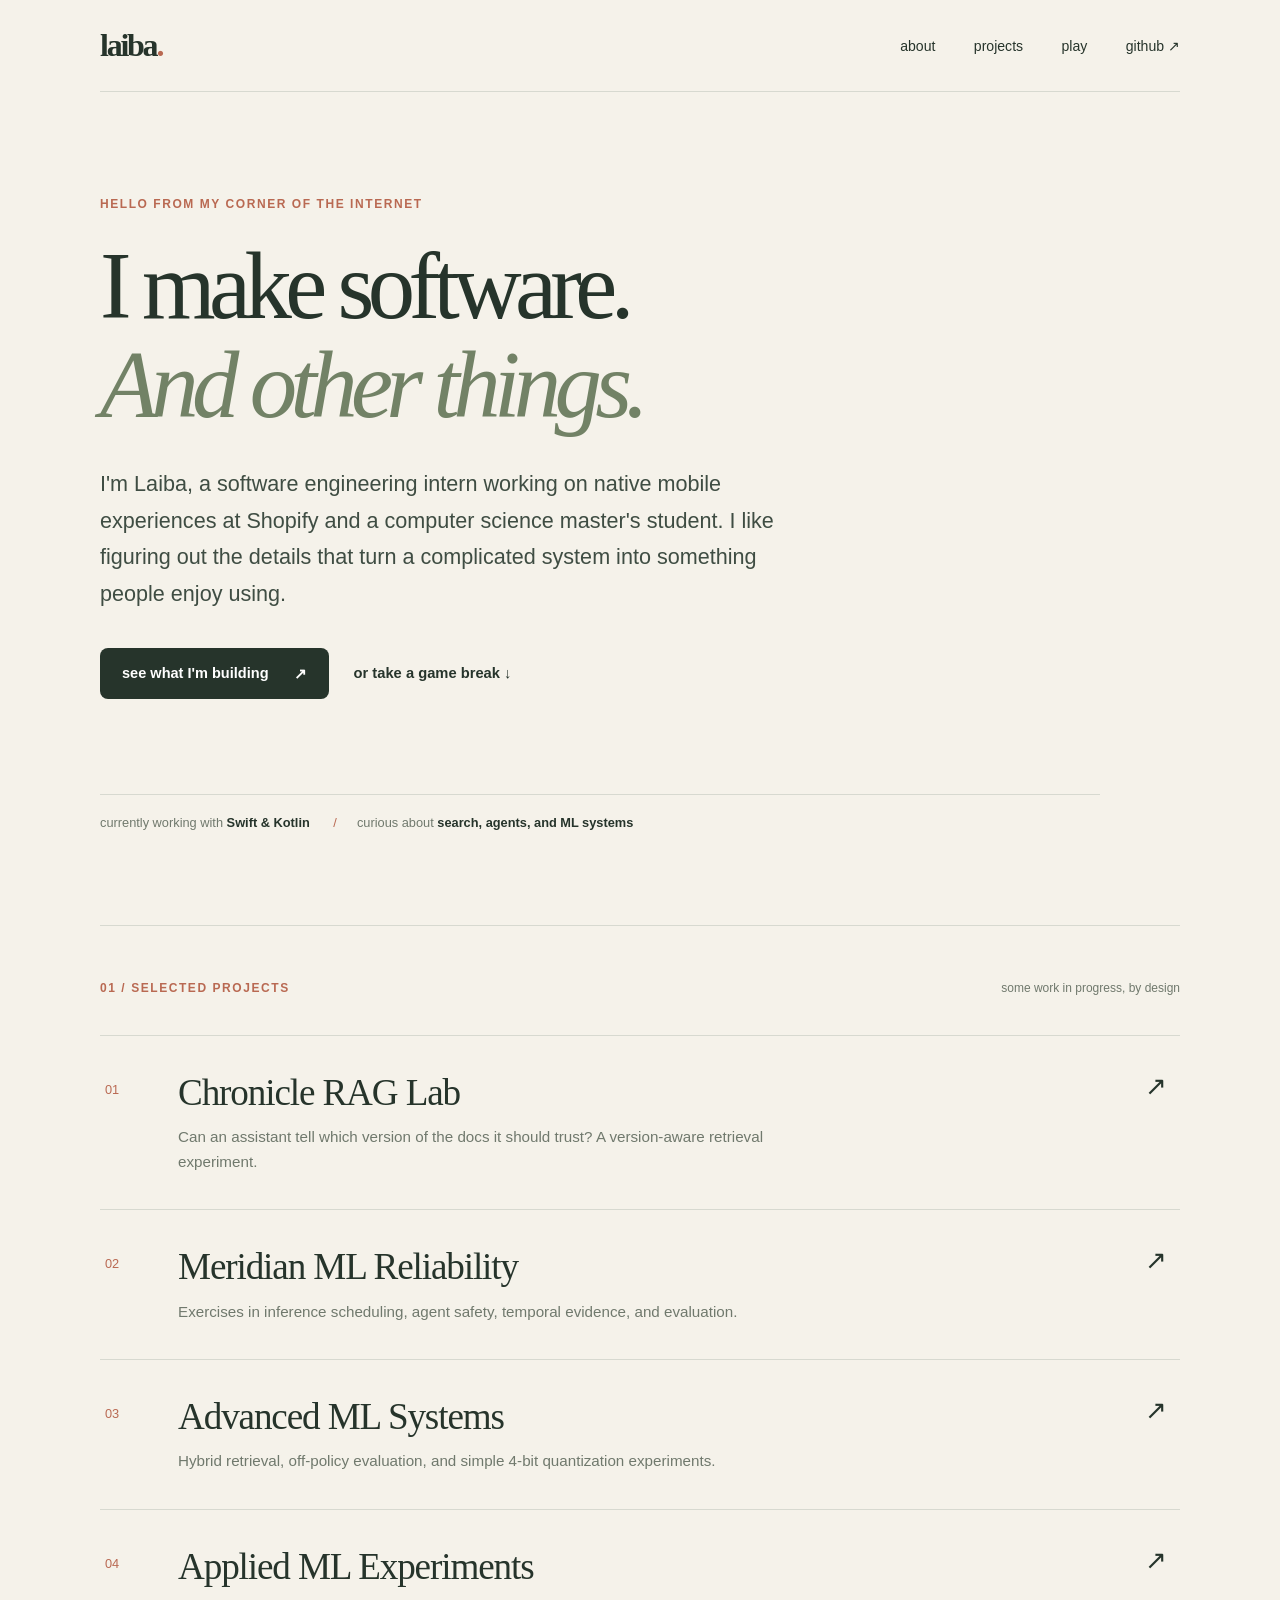
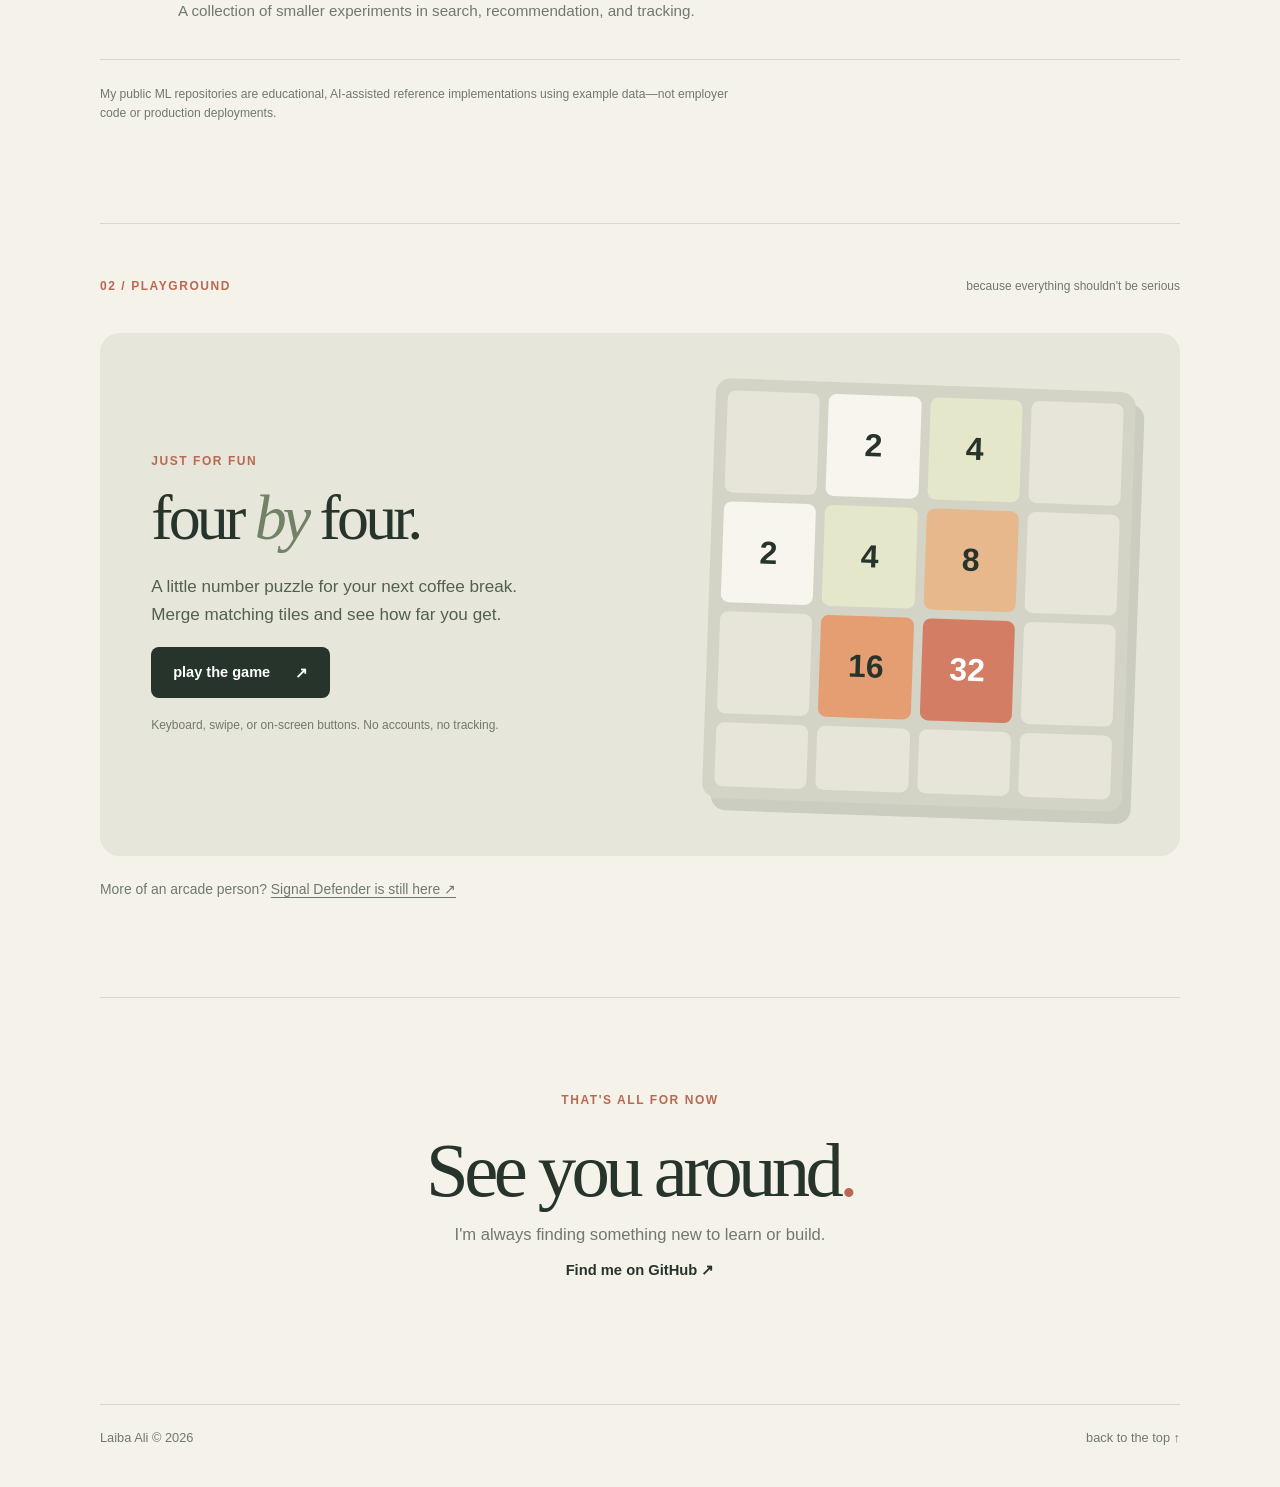
<file: docs/index.html>
<!doctype html>
<html lang="en">
<head>
  <meta charset="utf-8" />
  <meta name="viewport" content="width=device-width, initial-scale=1" />
  <meta name="theme-color" content="#f5f2ea" />
  <meta name="description" content="Laiba Ali: software engineering, mobile development, small experiments in machine learning, and a couple of browser games." />
  <title>Laiba Ali — things I'm building</title>
  <link rel="stylesheet" href="./simple.css" />
</head>
<body>
  <div class="page">
    <header class="nav" id="top">
      <a class="brand" href="./">laiba<span>.</span></a>
      <nav aria-label="Main navigation"><a href="#about">about</a><a href="#work">projects</a><a href="#play">play</a><a href="https://github.com/Laibaali0">github ↗</a></nav>
    </header>
    <main>
      <section class="hero" id="about">
        <p class="overline">HELLO FROM MY CORNER OF THE INTERNET</p>
        <h1>I make software.<br/><em>And other things.</em></h1>
        <p class="intro">I'm Laiba, a software engineering intern working on native mobile experiences at Shopify and a computer science master's student. I like figuring out the details that turn a complicated system into something people enjoy using.</p>
        <div class="hero-links"><a class="primary" href="#work">see what I'm building <span>↗</span></a><a class="text-link" href="#play">or take a game break ↓</a></div>
        <div class="small-bits"><span>currently working with <strong>Swift & Kotlin</strong></span><span>curious about <strong>search, agents, and ML systems</strong></span></div>
      </section>
      <section id="work" class="section work">
        <div class="section-line"><span>01 / SELECTED PROJECTS</span><span>some work in progress, by design</span></div>
        <div class="project-list">
          <a class="project" href="https://github.com/Laibaali0/Chronicle-RAG-Lab"><span class="num">01</span><div><h2>Chronicle RAG Lab</h2><p>Can an assistant tell which version of the docs it should trust? A version-aware retrieval experiment.</p></div><span class="project-arrow">↗</span></a>
          <a class="project" href="https://github.com/Laibaali0/Meridian-ML-Reliability"><span class="num">02</span><div><h2>Meridian ML Reliability</h2><p>Exercises in inference scheduling, agent safety, temporal evidence, and evaluation.</p></div><span class="project-arrow">↗</span></a>
          <a class="project" href="https://github.com/Laibaali0/Advanced-ML-Systems"><span class="num">03</span><div><h2>Advanced ML Systems</h2><p>Hybrid retrieval, off-policy evaluation, and simple 4-bit quantization experiments.</p></div><span class="project-arrow">↗</span></a>
          <a class="project" href="https://github.com/Laibaali0/applied-ml-experiments"><span class="num">04</span><div><h2>Applied ML Experiments</h2><p>A collection of smaller experiments in search, recommendation, and tracking.</p></div><span class="project-arrow">↗</span></a>
        </div>
        <p class="footnote">My public ML repositories are educational, AI-assisted reference implementations using example data—not employer code or production deployments.</p>
      </section>
      <section id="play" class="section play">
        <div class="section-line"><span>02 / PLAYGROUND</span><span>because everything shouldn't be serious</span></div>
        <div class="play-card">
          <div class="play-copy"><p class="eyebrow">JUST FOR FUN</p><h2>four <em>by</em> four.</h2><p>A little number puzzle for your next coffee break. Merge matching tiles and see how far you get.</p><a class="primary" href="./tiles/">play the game <span>↗</span></a><p class="tiny">Keyboard, swipe, or on-screen buttons. No accounts, no tracking.</p></div>
          <div class="tile-preview" aria-hidden="true">
            <div></div><div>2</div><div>4</div><div></div>
            <div>2</div><div>4</div><div>8</div><div></div>
            <div></div><div>16</div><div>32</div><div></div>
            <div></div><div></div><div></div><div></div>
          </div>
        </div>
        <p class="also">More of an arcade person? <a href="./arcade/">Signal Defender is still here ↗</a></p>
      </section>
      <section class="section goodbye"><p class="overline">THAT'S ALL FOR NOW</p><h2>See you around<span>.</span></h2><p>I'm always finding something new to learn or build.</p><a href="https://github.com/Laibaali0" class="text-link">Find me on GitHub ↗</a></section>
    </main>
    <footer class="footer"><span>Laiba Ali © 2026</span><a href="#top">back to the top ↑</a></footer>
  </div>
</body>
</html>
</file>
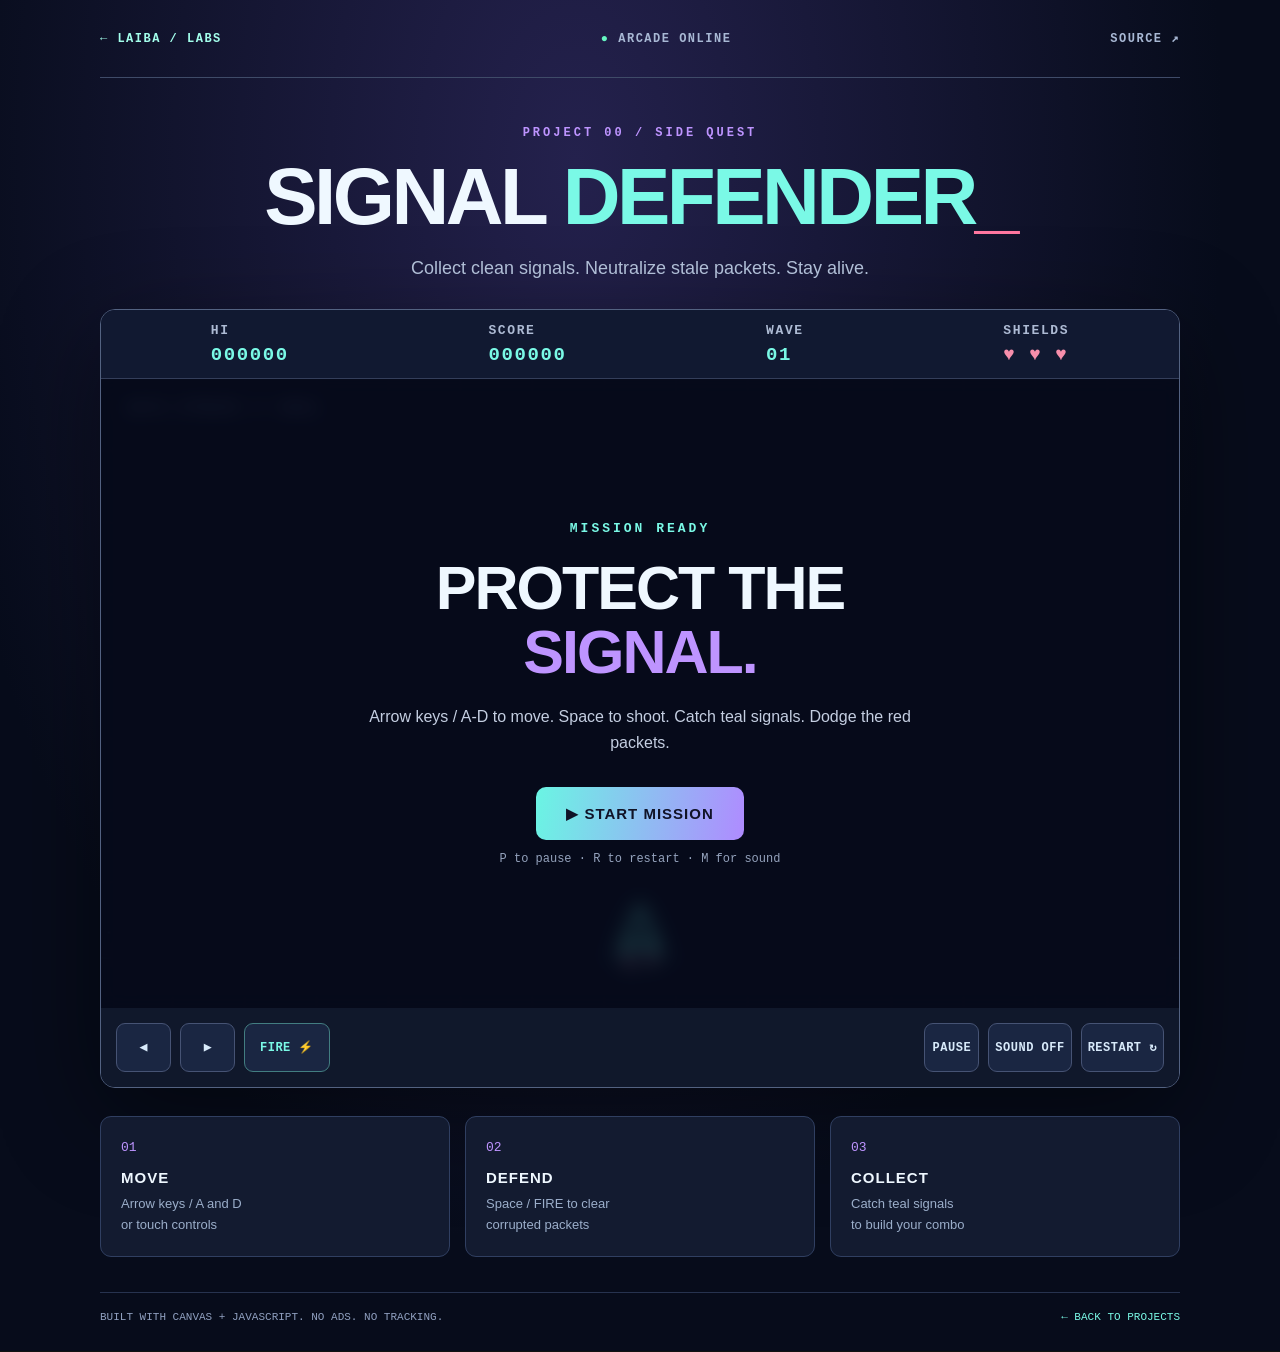
<file: docs/arcade/index.html>
<!doctype html><html lang="en"><head><meta charset="utf-8"/><meta name="viewport" content="width=device-width, initial-scale=1"/><meta name="theme-color" content="#080e21"/><meta name="description" content="Signal Defender, a free original arcade game by Laiba Ali. Collect valid signals, neutralize stale packets, survive as long as you can."/><title>Signal Defender / Laiba's Arcade</title><link rel="icon" href="../assets/favicon.svg" type="image/svg+xml"/><link rel="stylesheet" href="./styles.css"/><script src="./logic.js" defer></script><script src="./game.js" defer></script></head>
<body><div class="noise" aria-hidden="true"></div><main class="shell"><header class="site-header"><a href="../">← LAIBA / LABS</a><span><span class="blink">●</span> ARCADE ONLINE</span><a href="https://github.com/Laibaali0/Laiba-Ali/tree/main/docs/arcade" target="_blank" rel="noopener noreferrer">SOURCE ↗</a></header><div class="title"><div class="eyebrow">PROJECT 00 / SIDE QUEST</div><h1>SIGNAL <span>DEFENDER</span><b>_</b></h1><p>Collect clean signals. Neutralize stale packets. Stay alive.</p></div><section class="game-box" aria-labelledby="game-label"><div class="hud" id="game-label"><span>HI <b id="best">000000</b></span><span>SCORE <b id="score">000000</b></span><span>WAVE <b id="wave">01</b></span><span>SHIELDS <b id="lives">♥ ♥ ♥</b></span></div><div class="canvas-wrap"><canvas id="game" width="960" height="560" role="img" aria-label="Space-themed arcade field: move left or right, shoot red corrupted packets and collect teal signals"></canvas><div class="overlay" id="overlay"><div class="overlay-content"><div class="overlay-tag" id="overlay-label">MISSION READY</div><h2 id="overlay-title">PROTECT THE <span>SIGNAL.</span></h2><p id="overlay-desc">Arrow keys / A-D to move. Space to shoot. Catch teal signals. Dodge the red packets.</p><button id="start" type="button">▶ START MISSION</button><span class="overlay-hint">P to pause · R to restart · M for sound</span></div></div><div id="announce" class="sr-only" aria-live="polite"></div></div><div class="controls"><div class="touch-controls" aria-label="Touch game controls"><button id="left" type="button" aria-label="Move left">◀</button><button id="right" type="button" aria-label="Move right">▶</button><button id="shoot" type="button" aria-label="Fire">FIRE ⚡</button></div><div class="actions"><button type="button" id="pause">PAUSE</button><button type="button" id="mute" aria-pressed="true">SOUND OFF</button><button type="button" id="restart">RESTART ↻</button></div></div></section><div class="instructions"><div><span>01</span><h3>MOVE</h3><p>Arrow keys / A and D<br/>or touch controls</p></div><div><span>02</span><h3>DEFEND</h3><p>Space / FIRE to clear<br/>corrupted packets</p></div><div><span>03</span><h3>COLLECT</h3><p>Catch teal signals<br/>to build your combo</p></div></div><footer><span>BUILT WITH CANVAS + JAVASCRIPT. NO ADS. NO TRACKING.</span><a href="../">← BACK TO PROJECTS</a></footer></main></body></html>
</file>
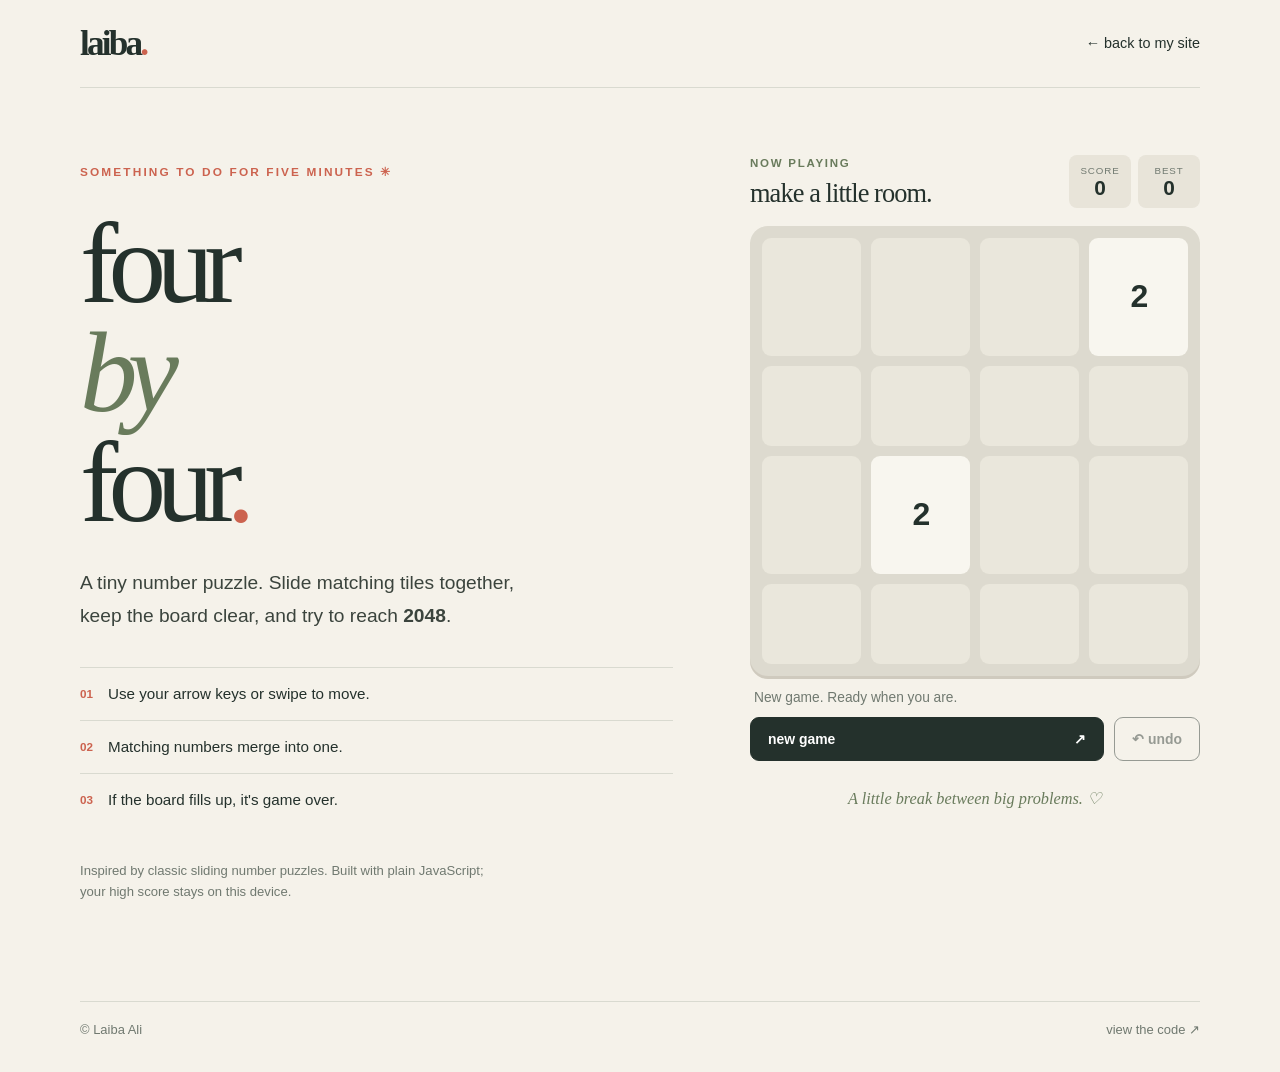
<file: docs/tiles/index.html>
<!doctype html>
<html lang="en">
<head>
  <meta charset="utf-8" />
  <meta name="viewport" content="width=device-width, initial-scale=1" />
  <meta name="theme-color" content="#f5f2ea" />
  <meta name="description" content="Four by Four is a tiny number-merging puzzle made by Laiba Ali. Play in your browser, no downloads." />
  <title>Four by Four — a tiny game by Laiba</title>
  <link rel="stylesheet" href="./style.css" />
  <script src="./logic.js" defer></script>
  <script src="./play.js" defer></script>
</head>
<body>
  <div class="site-shell">
    <header class="topbar">
      <a class="wordmark" href="../" aria-label="Back to Laiba's portfolio">laiba<span class="dot">.</span></a>
      <a href="../" class="back">← back to my site</a>
    </header>

    <main class="game-layout">
      <section class="intro" aria-labelledby="game-heading">
        <p class="eyebrow">something to do for five minutes <span aria-hidden="true">✳</span></p>
        <h1 id="game-heading">four <em>by</em> four<span class="period">.</span></h1>
        <p class="lead">A tiny number puzzle. Slide matching tiles together, keep the board clear, and try to reach <strong>2048</strong>.</p>
        <div class="rule"><span class="rule-number">01</span> Use your arrow keys or swipe to move.</div>
        <div class="rule"><span class="rule-number">02</span> Matching numbers merge into one.</div>
        <div class="rule"><span class="rule-number">03</span> If the board fills up, it's game over.</div>
        <p class="small-note">Inspired by classic sliding number puzzles. Built with plain JavaScript; your high score stays on this device.</p>
      </section>

      <section class="play-area" aria-label="Four by Four game">
        <div class="game-header">
          <div><span class="small-label">now playing</span><h2>make a little room.</h2></div>
          <div class="scores">
            <div class="score"><span>score</span><strong id="score">0</strong></div>
            <div class="score"><span>best</span><strong id="best">0</strong></div>
          </div>
        </div>
        <div id="board" class="board" role="grid" aria-label="Four by Four puzzle board" aria-describedby="status" tabindex="0"></div>
        <div id="status" class="status" role="status" aria-live="polite">New game. Ready when you are.</div>
        <div class="actions">
          <button type="button" id="new-game" class="main-button">new game <span aria-hidden="true">↗</span></button>
          <button type="button" id="undo" class="secondary-button" disabled>↶ undo</button>
        </div>
        <div class="touch-controls" aria-label="On-screen movement controls">
          <button type="button" data-dir="up" aria-label="Move up">↑</button>
          <div class="row-controls"><button type="button" data-dir="left" aria-label="Move left">←</button><button type="button" data-dir="down" aria-label="Move down">↓</button><button type="button" data-dir="right" aria-label="Move right">→</button></div>
        </div>
        <p class="footer-text">A little break between big problems. <span aria-hidden="true">♡</span></p>
      </section>
    </main>
    <footer class="page-footer"><span>© Laiba Ali</span><a href="https://github.com/Laibaali0/Laiba-Ali/tree/main/docs/tiles">view the code ↗</a></footer>
  </div>
</body>
</html>
</file>
<file: docs/simple.css>
:root{color-scheme:light;--paper:#f5f2ea;--ink:#26342b;--muted:#70796d;--rule:#d7d9d0;--green:#728266;--coral:#b96952}*{box-sizing:border-box}html{scroll-behavior:smooth;font-family:Arial,"Helvetica Neue",sans-serif;background:var(--paper);color:var(--ink)}body{margin:0}a{color:inherit}a:focus-visible{outline:3px solid var(--coral);outline-offset:4px}.page{max-width:1140px;padding:0 30px;margin:auto}.nav{display:flex;align-items:center;justify-content:space-between;padding:27px 0;border-bottom:1px solid var(--rule)}.brand{font:700 2rem Georgia,serif;letter-spacing:-.07em;text-decoration:none}.brand span,.goodbye h2 span{color:var(--coral)}nav{display:flex;flex-wrap:wrap;gap:clamp(15px,3vw,42px)}nav a{font-size:.88rem;text-decoration:none}nav a:hover,.text-link:hover{text-decoration:underline}.hero{padding:105px 0 95px;max-width:1000px}.overline,.section-line,.eyebrow{font-size:.75rem;letter-spacing:.13em;font-weight:700}.overline,.eyebrow{color:var(--coral)}h1,h2,p{margin-top:0}h1{font:400 clamp(3.8rem,7.4vw,7.6rem)/1.04 Georgia,"Times New Roman",serif;letter-spacing:-.07em;margin:26px 0 32px}h1 em{font-weight:400;color:var(--green)}.intro{font-size:clamp(1.05rem,1.8vw,1.35rem);line-height:1.7;max-width:690px;color:#3f4d43}.hero-links{display:flex;align-items:center;flex-wrap:wrap;gap:25px;margin-top:35px}.primary{display:inline-flex;align-items:center;justify-content:space-between;gap:25px;padding:17px 22px;background:var(--ink);color:white;text-decoration:none;border-radius:8px;font-weight:700;font-size:.91rem}.primary:hover{background:#3c5143}.text-link{font-weight:700;font-size:.92rem;text-underline-offset:3px;text-decoration:none}.small-bits{border-top:1px solid var(--rule);margin-top:95px;padding-top:20px;display:flex;gap:20px;flex-wrap:wrap;color:var(--muted);font-size:.8rem}.small-bits span:not(:last-child):after{content:' /';color:var(--coral);padding-left:20px}.small-bits strong{color:var(--ink);font-weight:600}.section{padding:55px 0 100px;border-top:1px solid var(--rule)}.section-line{display:flex;justify-content:space-between;gap:20px;color:var(--coral);margin-bottom:40px}.section-line span+span{color:var(--muted);font-weight:400;letter-spacing:0;text-transform:none}.project-list{border-top:1px solid var(--rule)}.project{padding:35px 5px;border-bottom:1px solid var(--rule);display:grid;grid-template-columns:55px 1fr 30px;gap:18px;align-items:center;text-decoration:none;transition:padding .15s ease,background .15s ease}.project:hover{padding-left:15px;background:#eeede4}.project .num{font-size:.8rem;color:var(--coral);align-self:start;padding-top:11px}.project h2{font:400 clamp(1.55rem,2.9vw,2.6rem)/1.2 Georgia,serif;letter-spacing:-.03em;margin-bottom:10px}.project p{margin-bottom:0;font-size:.95rem;line-height:1.6;color:var(--muted);max-width:650px}.project-arrow{font-size:1.6rem;align-self:start}.footnote{font-size:.76rem;color:var(--muted);line-height:1.6;margin:25px 0 0;max-width:650px}.play-card{border-radius:20px;padding:clamp(24px,4vw,55px);background:#e6e6da;display:grid;grid-template-columns:1fr minmax(270px,420px);gap:clamp(25px,5vw,70px);align-items:center}.play-copy h2{font:400 clamp(2.9rem,5vw,5.4rem)/1 Georgia,serif;letter-spacing:-.06em;margin:18px 0 23px}.play-copy h2 em{color:var(--green)}.play-copy p:not(.eyebrow){font-size:1.07rem;line-height:1.65;max-width:380px;color:#516052}.play-copy .tiny{font-size:.75rem!important;color:var(--muted)!important;margin:18px 0 0}.tile-preview{aspect-ratio:1;display:grid;grid-template-columns:repeat(4,1fr);gap:9px;padding:12px;background:#d3d3c6;border-radius:15px;transform:rotate(2deg);box-shadow:9px 12px 0 #cacdc0}.tile-preview div{display:grid;place-items:center;border-radius:8px;background:#e7e5d9;font-size:clamp(1.2rem,3vw,2rem);font-weight:700}.tile-preview div:nth-child(2),.tile-preview div:nth-child(5){background:#f7f5ed}.tile-preview div:nth-child(3),.tile-preview div:nth-child(6){background:#e4e7c9}.tile-preview div:nth-child(7){background:#e6b88b}.tile-preview div:nth-child(10){background:#e49e72}.tile-preview div:nth-child(11){background:#d27d64;color:white}.also{margin:25px 0 0;color:var(--muted);font-size:.87rem}.also a{text-decoration:underline;text-underline-offset:3px}.goodbye{text-align:center;padding:95px 0 125px}.goodbye h2{font:400 clamp(3rem,6vw,6rem) Georgia,serif;letter-spacing:-.06em;margin:20px 0 10px}.goodbye p:not(.overline){color:var(--muted);font-size:1.04rem}.footer{padding:25px 0 42px;border-top:1px solid var(--rule);display:flex;justify-content:space-between;font-size:.8rem;color:var(--muted)}.footer a{text-decoration:none}
@media(max-width:780px){.hero{padding:70px 0}.small-bits{margin-top:60px}.play-card{grid-template-columns:1fr}.tile-preview{width:min(100%,370px);justify-self:center}.section{padding-bottom:65px}}@media(max-width:500px){.page{padding:0 18px}.nav{align-items:flex-start;gap:15px;flex-wrap:wrap}.hero{padding:60px 0}.section-line span+span{display:none}.project{grid-template-columns:28px 1fr 18px;gap:10px}.project-arrow{font-size:1.2rem}.tile-preview{gap:7px}.small-bits span:not(:last-child):after{display:none}}@media(prefers-reduced-motion:reduce){html{scroll-behavior:auto}*,*:before,*:after{transition:none!important}}
</file>
<file: docs/arcade/styles.css>
:root{color-scheme:dark;--teal:#7af9e6;--purple:#be94ff;--pink:#ff769f;--bg:#080d1d;--muted:#9cacc9;--line:#35405b;font-family:Inter,ui-sans-serif,-apple-system,BlinkMacSystemFont,"Segoe UI",sans-serif}*{box-sizing:border-box}body{margin:0;background:radial-gradient(ellipse at 45% 12%,#24214d,#070c1b 65%);color:#eff8ff;min-height:100vh}button{font:inherit;cursor:pointer}button:focus-visible,a:focus-visible{outline:3px solid var(--teal);outline-offset:4px}a{color:inherit;text-decoration:none}.shell{width:min(1080px,calc(100% - 34px));margin:0 auto}.site-header{height:78px;display:flex;align-items:center;justify-content:space-between;gap:12px;border-bottom:1px solid #3f4b68;font:700 12px monospace;letter-spacing:1.5px;color:#a8b8d4}.site-header a:first-child{color:#a3ffec}.site-header a:hover{color:#fff}.blink{color:#66f7c2;animation:blink 1.4s infinite}.title{text-align:center;margin:48px auto 30px}.eyebrow{font:700 12px monospace;letter-spacing:3px;color:var(--purple)}h1{font-size:clamp(35px,7.5vw,80px);line-height:1.08;letter-spacing:-3.5px;margin:14px 0 10px;font-weight:900}h1 span{color:var(--teal)}h1 b{color:var(--pink)}.title p{font-size:18px;color:#b0bed6}.game-box{border:1px solid #536281;background:#0b1227;border-radius:15px;overflow:hidden;box-shadow:0 28px 100px rgba(0,0,0,.46)}.hud{display:flex;justify-content:space-around;align-items:center;gap:8px;min-height:69px;background:#111931;padding:10px 14px;border-bottom:1px solid #343e5a;font:700 13px monospace;letter-spacing:1.6px;color:#aebbd4}.hud b{display:block;color:var(--teal);font-size:19px;margin-top:6px}.hud span:last-child b{color:#f78eab}.canvas-wrap{position:relative;background:#060d1d;line-height:0}canvas{width:100%;height:auto;display:block;touch-action:pan-y}.overlay{position:absolute;inset:0;background:rgba(6,10,26,.84);backdrop-filter:blur(9px);display:flex;align-items:center;justify-content:center;text-align:center;padding:20px;line-height:1.45}.overlay[hidden]{display:none}.overlay-content{max-width:570px}.overlay-tag{color:var(--teal);font:700 13px monospace;letter-spacing:3px}.overlay h2{font-size:clamp(29px,6vw,61px);letter-spacing:-2px;line-height:1.05;margin:20px 0}.overlay h2 span{color:var(--purple)}.overlay p{font-size:16px;color:#c4cee1;line-height:1.6}.overlay button{background:linear-gradient(100deg,#6af5e3,#af8bff);border:0;border-radius:10px;color:#101327;padding:16px 30px;font-weight:900;letter-spacing:1px;font-size:15px;margin:15px auto 12px}.overlay button:hover{filter:brightness(1.15)}.overlay-hint{display:block;font:12px monospace;color:#95a3bd}.controls{display:flex;align-items:center;justify-content:space-between;padding:15px;background:#10182b;gap:12px}.touch-controls,.actions{display:flex;gap:9px}.controls button{min-width:55px;min-height:49px;border:1px solid #465374;border-radius:9px;background:#1a2642;color:#d8eafa;font:700 12px monospace;letter-spacing:.5px;touch-action:none}.controls button:active{background:#375f71;color:#fff;transform:scale(.98)}#shoot{color:var(--teal);border-color:#427d81;min-width:86px}.instructions{display:grid;grid-template-columns:repeat(3,1fr);gap:15px;margin-top:28px}.instructions>div{padding:20px;border:1px solid #303f61;background:#131b30;border-radius:11px}.instructions span{color:var(--purple);font:13px monospace}.instructions h3{font-size:15px;margin:14px 0 8px;letter-spacing:1px}.instructions p{color:#9baeca;line-height:1.6;font-size:13px;margin:0}footer{display:flex;gap:16px;justify-content:space-between;font:11px monospace;color:#90a0c0;border-top:1px solid #27334f;margin:35px 0 28px;padding-top:18px}footer a{color:var(--teal)}.sr-only{position:absolute;width:1px;height:1px;overflow:hidden;clip:rect(0,0,0,0)}@keyframes blink{50%{opacity:.25}}@media(max-width:720px){.site-header{font-size:10px}.title{margin:30px 0 22px}.title p{font-size:14px}.hud{font-size:10px;letter-spacing:0;padding:8px 2px}.hud b{font-size:12px}.overlay p{font-size:12px}.overlay-hint{font-size:10px}.controls{flex-wrap:wrap;justify-content:center}.controls button{min-height:50px}.instructions{grid-template-columns:1fr;gap:8px}.instructions>div{padding:14px}.instructions h3{display:inline-block;margin:0 12px}.instructions p{display:inline-block}footer{flex-wrap:wrap;justify-content:center;text-align:center}}@media(prefers-reduced-motion:reduce){.blink{animation:none}}
</file>
<file: docs/tiles/style.css>
:root{color-scheme:light;--paper:#f5f2ea;--ink:#24312c;--muted:#707970;--line:#d9dad0;--coral:#cc634f;--stone:#e9e7de;--olive:#697b5c;--board:#dddacf;--radius:18px;}
*{box-sizing:border-box}html{font-family:Inter,"Helvetica Neue",Arial,sans-serif;background:var(--paper);color:var(--ink)}body{margin:0}a{color:inherit}button{font:inherit;cursor:pointer}button:focus-visible,a:focus-visible,.board:focus-visible{outline:3px solid var(--coral);outline-offset:4px}button:disabled{opacity:.45;cursor:not-allowed}
.site-shell{width:min(1120px,calc(100% - 48px));margin:auto}.topbar{display:flex;justify-content:space-between;align-items:center;border-bottom:1px solid var(--line);height:88px}.wordmark{font-family:Georgia,serif;font-weight:bold;font-size:2.2rem;letter-spacing:-.08em;text-decoration:none}.dot,.period{color:var(--coral)}.back{font-size:.9rem;text-decoration:none;border-bottom:1px solid transparent}.back:hover{border-bottom-color:currentColor}
.game-layout{display:grid;grid-template-columns:minmax(0,1fr) minmax(330px,450px);gap:clamp(36px,6vw,100px);padding:65px 0 85px}.eyebrow{text-transform:uppercase;font-size:.74rem;letter-spacing:.18em;font-weight:700;color:var(--coral)}h1{font-size:clamp(4.4rem,9vw,7.6rem);font-family:Georgia,"Times New Roman",serif;font-weight:400;letter-spacing:-.085em;line-height:.95;margin:30px 0 30px}h1 em{display:block;font-weight:normal;font-style:italic;color:var(--olive)}.lead{font-size:1.2rem;line-height:1.7;max-width:440px;margin-bottom:35px;color:#3b443d}.rule{display:flex;gap:15px;align-items:flex-start;padding:15px 0;border-top:1px solid var(--line);font-size:.95rem;line-height:1.45}.rule-number{font-size:.73rem;color:var(--coral);padding-top:3px;font-weight:800}.small-note{color:var(--muted);max-width:420px;font-size:.82rem;line-height:1.65;margin-top:33px}
.play-area{max-width:450px;width:100%}.game-header{display:flex;align-items:end;justify-content:space-between;gap:10px;margin-bottom:18px}.small-label{text-transform:uppercase;font-size:.72rem;letter-spacing:.15em;color:var(--olive);font-weight:bold}.game-header h2{font:400 1.65rem/1.1 Georgia,serif;letter-spacing:-.035em;margin:8px 0 0}.scores{display:flex;gap:7px}.score{min-width:62px;padding:10px 10px 8px;background:#e8e4d9;text-align:center;border-radius:8px}.score span{display:block;font-size:.61rem;letter-spacing:.09em;text-transform:uppercase;color:var(--muted)}.score strong{display:block;font-size:1.3rem;font-variant-numeric:tabular-nums}
.board{background:var(--board);padding:12px;display:grid;grid-template-columns:repeat(4,minmax(0,1fr));gap:10px;aspect-ratio:1;border-radius:var(--radius);box-shadow:0 3px 0 #cfcabe;touch-action:none;user-select:none}.cell{display:grid;place-items:center;background:#eae7dc;border-radius:9px;min-width:0;overflow:hidden;font-size:clamp(1.15rem,3vw,2rem);font-weight:800;letter-spacing:-.05em;font-variant-numeric:tabular-nums;color:var(--ink);transition:background .12s,color .12s}.cell[data-value="0"]{color:transparent}.cell[data-value="2"]{background:#f8f6ef}.cell[data-value="4"]{background:#e8e8cf}.cell[data-value="8"]{background:#e8b88b}.cell[data-value="16"]{background:#e49e72}.cell[data-value="32"]{background:#d67c65;color:white}.cell[data-value="64"]{background:#bd6656;color:white}.cell[data-value="128"]{background:#afba83}.cell[data-value="256"]{background:#8ea774;color:white}.cell[data-value="512"]{background:#758f64;color:white}.cell[data-value="1024"]{background:#5c785d;color:white;font-size:1.45rem}.cell[data-value="2048"],.cell[data-value="4096"],.cell[data-value="8192"]{background:#304f3f;color:#fff;font-size:1.45rem}
.status{min-height:3em;padding:12px 4px 8px;font-size:.86rem;color:var(--muted);line-height:1.5}.actions{display:flex;gap:10px}.main-button,.secondary-button{border-radius:9px;padding:13px 17px;border:1px solid var(--ink);font-weight:700;font-size:.87rem}.main-button{background:var(--ink);color:#fff;flex:1;display:flex;justify-content:space-between}.main-button:hover{background:#3c4f44}.secondary-button{background:transparent;color:var(--ink)}.secondary-button:hover:not(:disabled){background:var(--stone)}.touch-controls{display:none;text-align:center;margin:22px auto 0}.touch-controls button{border:1px solid var(--line);border-radius:10px;background:#ebe8dd;color:var(--ink);width:58px;height:45px;font-size:1.4rem;touch-action:manipulation}.row-controls{display:flex;gap:5px;justify-content:center;margin-top:4px}.footer-text{font:italic 1.02rem Georgia,serif;text-align:center;margin-top:28px;color:var(--olive)}.page-footer{display:flex;justify-content:space-between;padding:20px 0 35px;border-top:1px solid var(--line);font-size:.81rem;color:var(--muted)}.page-footer a{text-decoration:none}.page-footer a:hover{text-decoration:underline}
@media(max-width:820px){.game-layout{grid-template-columns:1fr;padding-top:45px;gap:40px}.intro{max-width:620px}.play-area{margin:0 auto}.touch-controls{display:block}h1 em{display:inline}h1{font-size:clamp(3.4rem,12vw,6.5rem)}.small-note{margin-top:22px}}
@media(max-width:420px){.site-shell{width:min(100% - 28px,1120px)}.board{gap:7px;padding:8px}.game-header h2{font-size:1.4rem}.score{min-width:55px}.cell{font-size:1.2rem}.topbar{height:70px}.game-layout{padding-top:30px}}
@media(prefers-reduced-motion:reduce){*,*:before,*:after{scroll-behavior:auto!important;animation:none!important;transition:none!important}}
</file>
